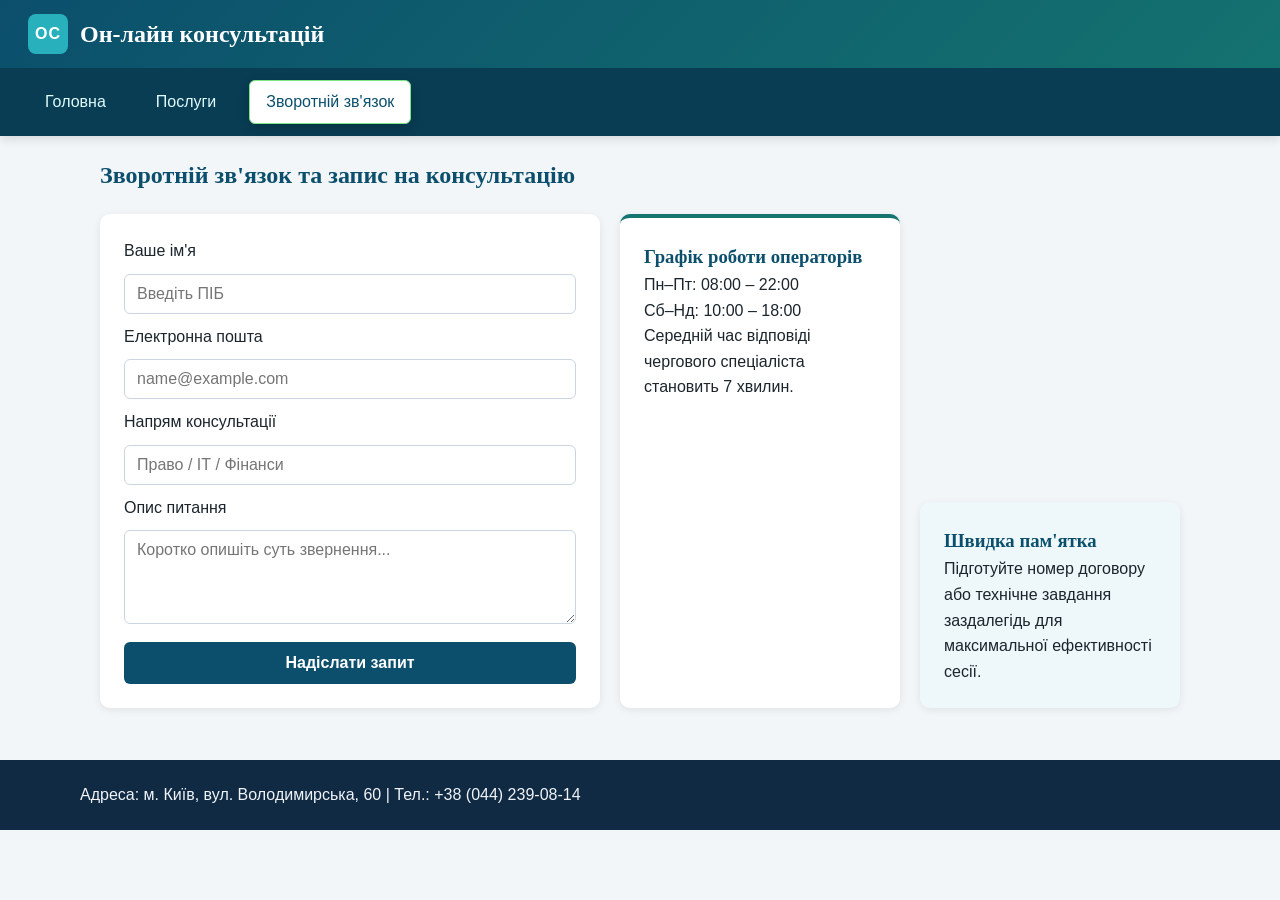
<file: Lab2/feedback.html>
<!doctype html>
<html lang="uk">
  <head>
    <meta charset="UTF-8" />
    <meta name="viewport" content="width=device-width, initial-scale=1.0" />
    <title>Он-лайн консультації — Зворотній зв'язок</title>
    <link rel="stylesheet" href="styles.css" />
  </head>
  <body>
    <header class="site-header">
      <div class="brand-static">
        <span class="logo-badge" aria-hidden="true">OC</span>
        <h1>Он-лайн консультацій</h1>
      </div>
      <nav class="main-nav">
        <a href="index.html" class="nav-link">Головна</a>
        <a href="services.html" class="nav-link">Послуги</a>
        <a href="feedback.html" class="nav-link active">Зворотній зв'язок</a>
      </nav>
    </header>

    <main class="container">
      <h2>Зворотній зв'язок та запис на консультацію</h2>
      <div class="feedback-flex-wrapper">
        <form id="feedback-form" class="feedback-card form-box">
          <label for="client-name">Ваше ім'я</label>
          <input
            type="text"
            id="client-name"
            name="name"
            placeholder="Введіть ПІБ"
            required
          />

          <label for="client-email">Електронна пошта</label>
          <input
            type="email"
            id="client-email"
            name="email"
            placeholder="name@example.com"
            required
          />

          <label for="topic">Напрям консультації</label>
          <input
            type="text"
            id="topic"
            name="topic"
            placeholder="Право / ІТ / Фінанси"
          />

          <label for="message">Опис питання</label>
          <textarea
            id="message"
            name="message"
            rows="4"
            placeholder="Коротко опишіть суть звернення..."
          ></textarea>

          <button type="submit" class="submit-btn">Надіслати запит</button>
        </form>

        <aside class="feedback-card info-box">
          <h3>Графік роботи операторів</h3>
          <p>Пн–Пт: 08:00 – 22:00</p>
          <p>Сб–Нд: 10:00 – 18:00</p>
          <p>
            Середній час відповіді чергового спеціаліста становить 7 хвилин.
          </p>
        </aside>

        <div class="feedback-card faq-box">
          <h3>Швидка пам'ятка</h3>
          <p>
            Підготуйте номер договору або технічне завдання заздалегідь для
            максимальної ефективності сесії.
          </p>
        </div>
      </div>
    </main>

    <footer class="site-footer">
      <div class="contacts-box">
        <p>
          Адреса: м. Київ, вул. Володимирська, 60 | Тел.: +38 (044) 239-08-14
        </p>
      </div>
    </footer>
  </body>
</html>
</file>
<file: Lab2/styles.css>
/* !Index styles and global styles */

* {
  box-sizing: border-box;
  margin: 0;
  padding: 0;
}

body {
  font-family: "Segoe UI", Roboto, sans-serif;
  background-color: #f3f6f9;
  color: rgb(28, 37, 44);
  line-height: 1.6;
}

h1,
h2,
h3 {
  font-family: Georgia, "Times New Roman", serif;
  color: #0b4f6c;
}

.container {
  max-width: 1120px;
  margin: 0 auto;
  padding: 20px;
}

.site-header {
  position: relative;
  background: linear-gradient(135deg, #0b4f6c 0%, #14746f 100%);
  color: white; /* Колір способом №3: ключове слово */
  padding-top: 76px;
  box-shadow: 0 3px 10px rgba(0, 0, 0, 0.12);
}

#main-brand.brand-absolute {
  position: absolute;
  top: 0;
  left: 0;
  width: 100%;
  display: flex;
  align-items: center;
  gap: 12px;
  padding: 14px 28px;
  background-color: rgba(8, 56, 77, 0.92);
  z-index: 100;
}

.brand-static {
  position: static;
  display: flex;
  align-items: center;
  gap: 12px;
  padding: 14px 28px;
  margin-top: -76px;
}

.logo-badge {
  display: inline-flex;
  align-items: center;
  justify-content: center;
  width: 40px;
  height: 40px;
  border-radius: 8px;
  background-color: hsl(185, 65%, 45%);
  color: white;
  font-weight: 800;
  letter-spacing: 1px;
}

#main-brand h1,
.brand-fixed h1,
.brand-static h1 {
  color: white;
  font-size: 1.5rem;
}

.main-nav {
  display: flex;
  gap: 16px;
  padding: 12px 28px;
  background-color: #083d54;
}

.nav-link {
  color: #e0fbfc;
  text-decoration: none;
  padding: 8px 16px;
  border: 1px solid transparent;
  border-radius: 6px;
  transition:
    background-color 0.35s ease,
    color 0.35s ease,
    border-color 0.35s ease,
    box-shadow 0.35s ease;
}

.nav-link:hover,
.nav-link.active {
  background-color: #ffffff;
  color: #0b4f6c;
  border-color: #7ae582;
  box-shadow: 0 4px 12px rgba(0, 0, 0, 0.2);
}

.purpose-section {
  background-color: white;
  margin: 12px 0;
  padding: 32px;
  border-radius: 10px;
  border-left: 5px solid #0b4f6c;
}

.purpose-section > h2 + p {
  margin-top: 12px;
  margin-bottom: 18px;
}

h3 ~ .tasks-list {
  margin-top: 10px;
  padding-left: 22px;
}

.tasks-list li::before {
  content: "✓ ";
  color: #14746f;
  font-weight: bold;
}

.history-leaders-card {
  background-color: white;
  margin-top: 24px;
  padding: 28px;
  border-radius: 10px;
  box-shadow: 0 2px 8px rgba(0, 0, 0, 0.06);
  transition: transform 0.3s ease;
}

.history-leaders-card:hover {
  transform: translate(-5px, 5px);
}

.scrollable-history {
  max-height: 175px;
  overflow-y: auto;
  padding: 14px;
  margin: 14px 0 22px;
  background-color: #f8fafc;
  border: 1px solid #d9e2ec;
  border-radius: 6px;
}

.float-illustration {
  float: left;
  margin: 0 16px 10px 0;
  border-radius: 6px;
}

.leaders-table {
  width: 100%;
  border-collapse: collapse;
}

.leaders-table th,
.leaders-table td {
  padding: 12px;
  border: 1px solid #cbd5e1;
  text-align: left;
}

.leaders-table th {
  background-color: #0b4f6c;
  color: white;
}

tr[data-role="director"] {
  background-color: #eef8fb;
  font-weight: 600;
}

.site-footer {
  margin-top: 32px;
  background-color: #102a43;
  color: #f0f4f8;
  padding: 22px 28px;
}

.contacts-box {
  max-width: 1120px;
  margin: 0 auto;
  transition:
    color 0.3s ease 2s,
    font-weight 0.3s ease 2s;
}

.contacts-box:hover {
  color: red;
  font-weight: 700;
}

/* !Services styles */

.site-header-fixed {
  position: fixed;
  top: 0;
  left: 0;
  width: 100%;
  background-color: #0b4f6c;
  color: white;
  z-index: 200;
  box-shadow: 0 3px 10px rgba(0, 0, 0, 0.18);
}

.brand-fixed {
  display: flex;
  align-items: center;
  gap: 12px;
  padding: 12px 28px;
}

.services-offset {
  padding-top: 135px;
}

.services-grid {
  display: grid;
  grid-template-columns: repeat(auto-fit, minmax(300px, 1fr));
  gap: 24px;
  margin-top: 20px;
  align-items: stretch;
}

.service-card {
  display: grid;
  grid-template-rows: auto auto 1fr auto auto;
  gap: 12px;
  padding: 20px;
  background-color: #ffffff;
  border-top: thin solid #005f73;
  border-right: 3px dotted #005f73;
  border-bottom: 3px dotted #005f73;
  border-left: 3px dotted #005f73;
  border-radius: 8px;
}

.service-card img {
  width: 100%;
  height: 185px;
  object-fit: cover;
  border-radius: 6px;
}

@keyframes invertToNegative {
  0% {
    filter: invert(0%);
  }
  100% {
    filter: invert(100%);
  }
}

.service-card img:hover {
  animation: invertToNegative 0.6s forwards;
}

.service-price {
  font-weight: 800;
  font-size: 1.3rem;
  font-style: italic;
  color: #0b4f6c;
}

.services-page a.service-link:link {
  display: inline-block;
  padding: 8px 14px;
  background-color: #102a43;
  color: lightgreen;
  text-decoration: none;
  border-radius: 5px;
  font-weight: 600;
}

.services-page a.service-link:visited {
  color: #cbd5e1;
}

/* !Feedback styles */

.feedback-flex-wrapper {
  display: flex;
  flex-flow: row wrap;
  justify-content: space-between;
  align-items: flex-start;
  align-content: stretch;
  gap: 20px;
  margin-top: 20px;
}

.feedback-card {
  background-color: white;
  padding: 24px;
  border-radius: 10px;
  box-shadow: 0 2px 8px rgba(0, 0, 0, 0.08);
}

.form-box {
  order: 1;
  flex-grow: 2;
  flex-shrink: 1;
  flex-basis: 460px;
  display: flex;
  flex-direction: column;
  gap: 10px;
}

.info-box {
  order: 2;
  flex-grow: 1;
  flex-shrink: 1;
  flex-basis: 260px;
  align-self: stretch;
  border-top: 4px solid #14746f;
}

.faq-box {
  order: 3;
  flex-grow: 1;
  flex-shrink: 2;
  flex-basis: 240px;
  align-self: flex-end;
  background-color: #eef8fb;
}

input[type],
textarea {
  padding: 10px 12px;
  border: 1px solid #cbd5e1;
  border-radius: 6px;
  font-family: inherit;
  font-size: 1rem;
}

input[type]:focus,
textarea:focus {
  outline: none;
  border-color: #0b4f6c;
  box-shadow: 0 0 0 3px rgba(11, 79, 108, 0.18);
}

.submit-btn {
  margin-top: 8px;
  padding: 12px;
  background-color: #0b4f6c;
  color: white;
  border: none;
  border-radius: 6px;
  font-size: 1rem;
  font-weight: 600;
  cursor: pointer;
}

.submit-btn:hover {
  background-color: #14746f;
}
</file>
